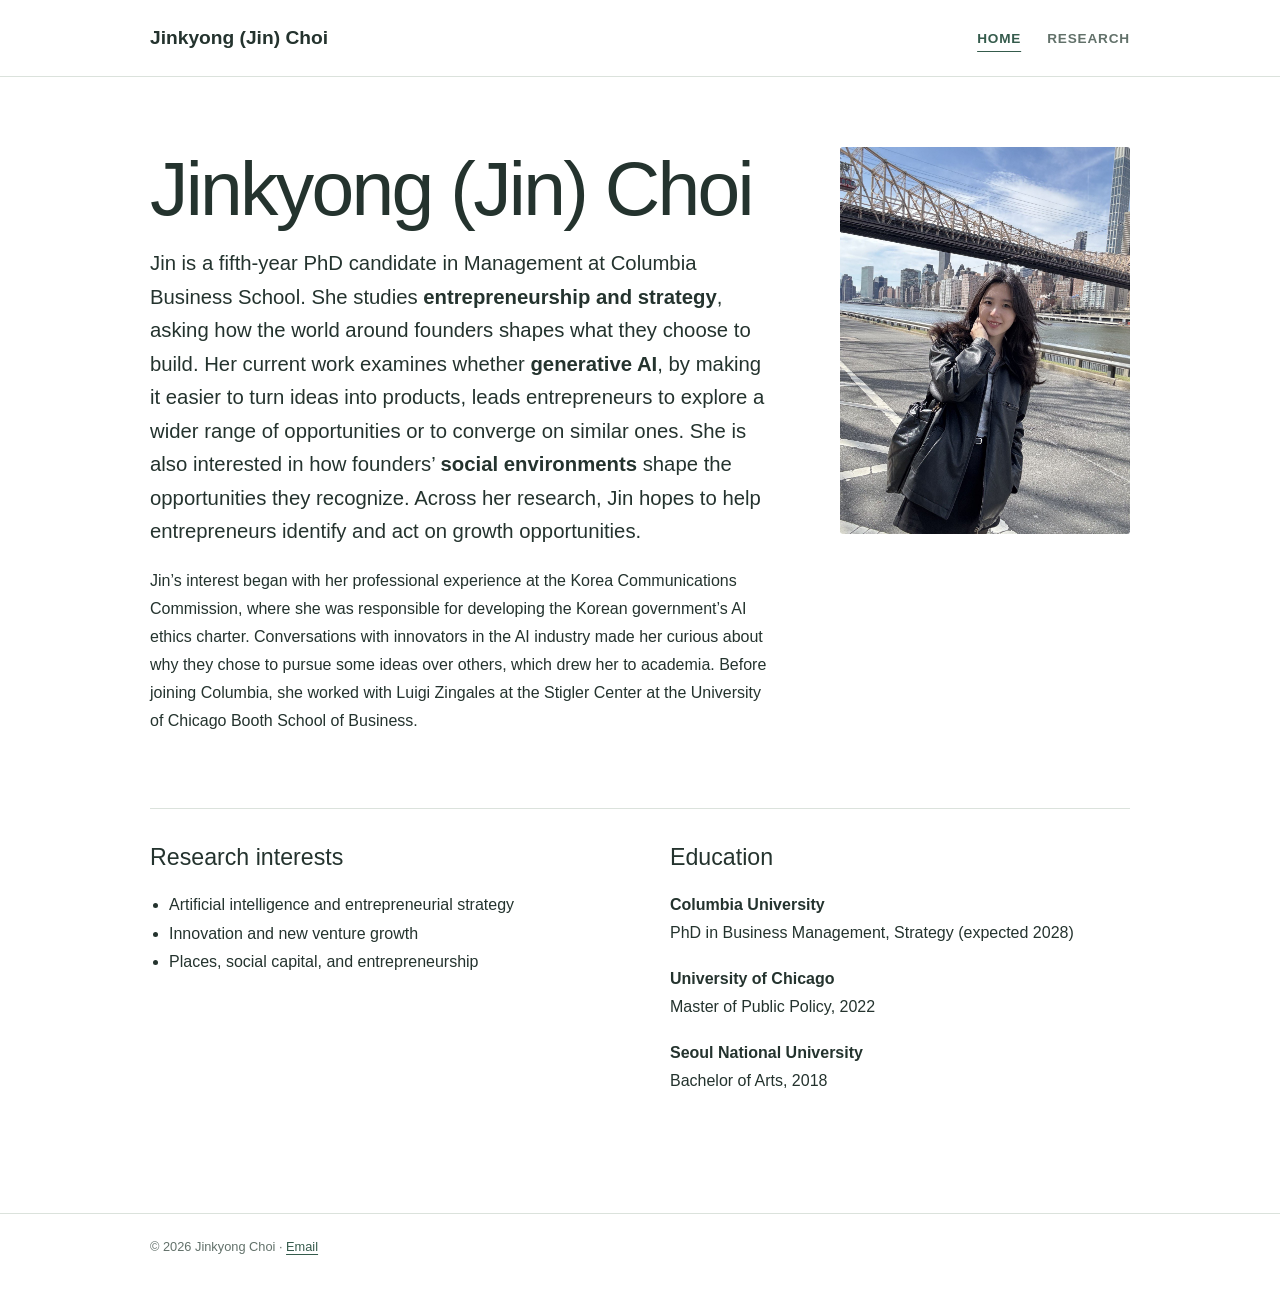
<file: index.html>
<!doctype html><html lang="en"><head><meta charset="utf-8"><meta name="viewport" content="width=device-width, initial-scale=1"><meta name="description" content="Jinkyong (Jin) Choi is a PhD candidate in strategy at Columbia Business School studying AI, entrepreneurship, and innovation."><title>Jinkyong (Jin) Choi</title><link rel="stylesheet" href="styles.css"></head><body><header><div class="wrap nav"><a class="brand" href="index.html">Jinkyong (Jin) Choi</a><nav aria-label="Main navigation"><a href="index.html" aria-current="page">Home</a><a href="research.html">Research</a></nav></div></header><main class="wrap"><div class="hero"><div><h1>Jinkyong (Jin) Choi</h1><p class="lede">Jin is a fifth-year PhD candidate in Management at Columbia Business School. She studies <strong>entrepreneurship and strategy</strong>, asking how the world around founders shapes what they choose to build. Her current work examines whether <strong>generative AI</strong>, by making it easier to turn ideas into products, leads entrepreneurs to explore a wider range of opportunities or to converge on similar ones. She is also interested in how founders’ <strong>social environments</strong> shape the opportunities they recognize. Across her research, Jin hopes to help entrepreneurs identify and act on growth opportunities.</p><p>Jin’s interest began with her professional experience at the Korea Communications Commission, where she was responsible for developing the Korean government’s AI ethics charter. Conversations with innovators in the AI industry made her curious about why they chose to pursue some ideas over others, which drew her to academia. Before joining Columbia, she worked with Luigi Zingales at the Stigler Center at the University of Chicago Booth School of Business.</p></div><img src="jin.jpg" alt="Portrait of Jin Choi" width="290" height="387"></div><div class="sections"><section><h2>Research interests</h2><ul><li>Artificial intelligence and entrepreneurial strategy</li><li>Innovation and new venture growth</li><li>Places, social capital, and entrepreneurship</li></ul></section><section><h2>Education</h2><p><strong>Columbia University</strong><br>PhD in Business Management, Strategy (expected 2028)</p><p><strong>University of Chicago</strong><br>Master of Public Policy, 2022</p><p><strong>Seoul National University</strong><br>Bachelor of Arts, 2018</p></section></div></main><footer><div class="wrap">© 2026 Jinkyong Choi · <a href="mailto:jc5901@columbia.edu">Email</a></div></footer></body></html>
</file>
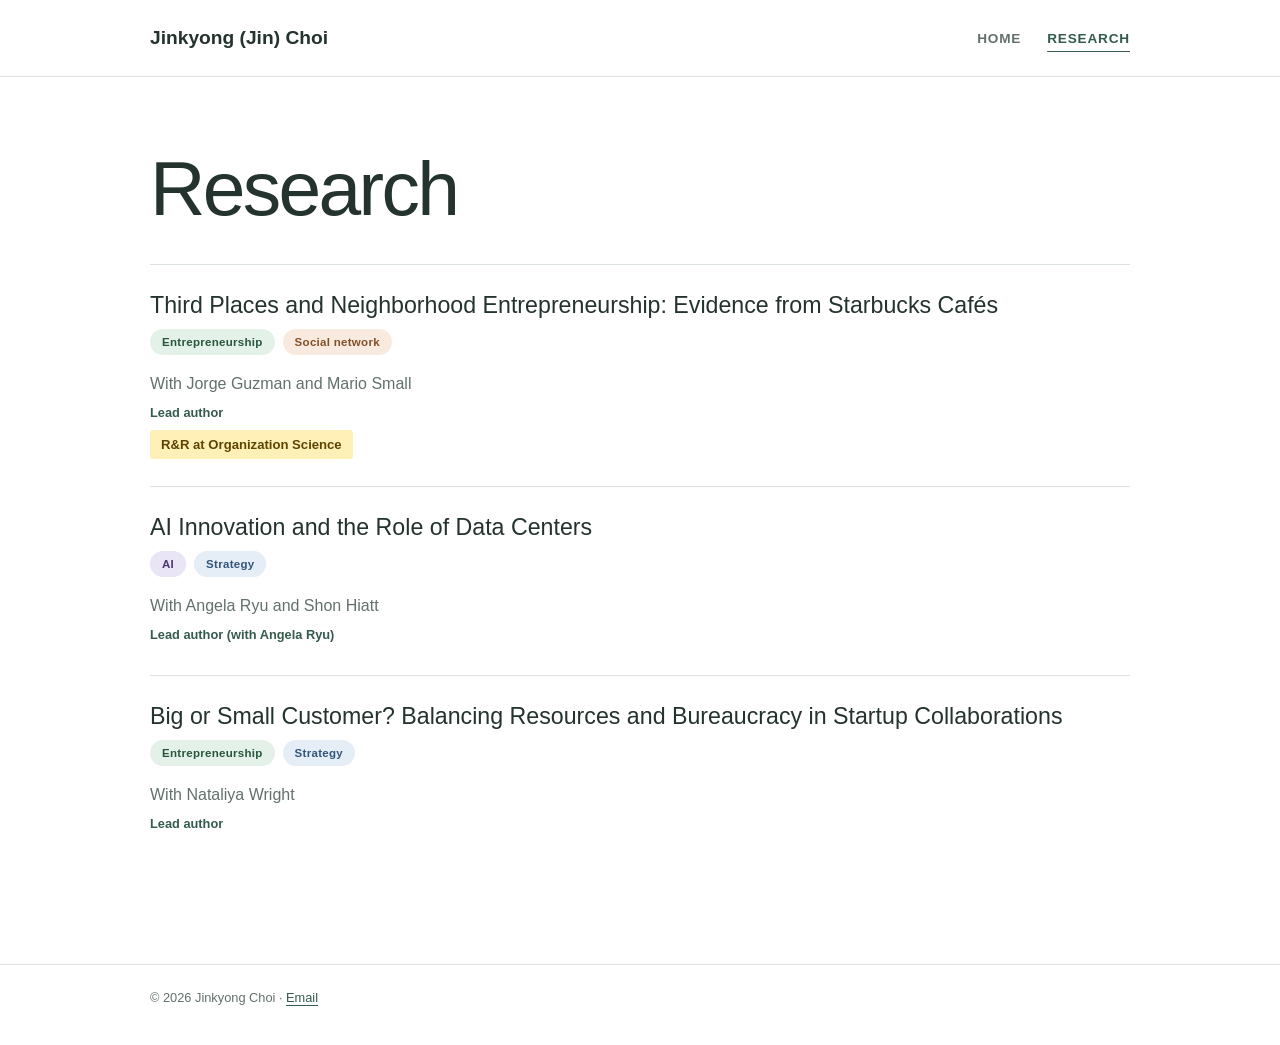
<file: research.html>
<!doctype html>
<html lang="en">
<head>
  <meta charset="utf-8">
  <meta name="viewport" content="width=device-width, initial-scale=1">
  <meta name="description" content="Research by Jinkyong (Jin) Choi on AI, entrepreneurship, strategy, and social networks.">
  <title>Research · Jinkyong (Jin) Choi</title>
  <link rel="stylesheet" href="styles.css">
</head>
<body>
  <header><div class="wrap nav"><a class="brand" href="index.html">Jinkyong (Jin) Choi</a><nav aria-label="Main navigation"><a href="index.html">Home</a><a href="research.html" aria-current="page">Research</a></nav></div></header>
  <main class="wrap">
    <h1>Research</h1>
    <article class="paper">
      <h2>Third Places and Neighborhood Entrepreneurship: Evidence from Starbucks Cafés</h2>
      <div class="keywords" aria-label="Keywords"><span class="keyword entrepreneurship">Entrepreneurship</span><span class="keyword social-network">Social network</span></div>
      <p class="authors">With Jorge Guzman and Mario Small</p>
      <p class="status">Lead author</p>
      <p class="rr">R&amp;R at Organization Science</p>
    </article>
    <article class="paper">
      <h2>AI Innovation and the Role of Data Centers</h2>
      <div class="keywords" aria-label="Keywords"><span class="keyword ai">AI</span><span class="keyword strategy">Strategy</span></div>
      <p class="authors">With Angela Ryu and Shon Hiatt</p>
      <p class="status">Lead author (with Angela Ryu)</p>
    </article>
    <article class="paper">
      <h2>Big or Small Customer? Balancing Resources and Bureaucracy in Startup Collaborations</h2>
      <div class="keywords" aria-label="Keywords"><span class="keyword entrepreneurship">Entrepreneurship</span><span class="keyword strategy">Strategy</span></div>
      <p class="authors">With Nataliya Wright</p>
      <p class="status">Lead author</p>
    </article>
  </main>
  <footer><div class="wrap">© 2026 Jinkyong Choi · <a href="mailto:jc5901@columbia.edu">Email</a></div></footer>
</body>
</html>
</file>
<file: styles.css>
:root{color-scheme:light;--ink:#24332e;--muted:#62716a;--accent:#355b4c;--line:#dbe2dc;--paper:#fff}*{box-sizing:border-box}html{font-family:Arial,Helvetica,sans-serif;background:var(--paper);color:var(--ink)}body{margin:0}a{color:var(--accent);text-underline-offset:3px}a:hover{color:#203e32}.wrap{width:min(100% - 48px,980px);margin:auto}header{border-bottom:1px solid var(--line)}.nav{min-height:76px;display:flex;align-items:center;justify-content:space-between;gap:24px}.brand{text-decoration:none;color:var(--ink);font-size:1.2rem;font-weight:700}nav{display:flex;gap:26px}nav a{text-decoration:none;color:var(--muted);font:600 .85rem Arial,Helvetica,sans-serif;letter-spacing:.06em;text-transform:uppercase}nav a[aria-current=page]{color:var(--accent);text-decoration:underline;text-underline-offset:8px}main{padding:70px 0 100px}h1{font-size:clamp(2.6rem,6vw,4.8rem);line-height:1.07;margin:0 0 18px;font-weight:400;letter-spacing:-.035em}h2{font-size:1.45rem;font-weight:400;margin:0 0 20px}h3{font-size:1.13rem;margin:0 0 8px}p{line-height:1.75;margin:0 0 18px}.eyebrow,.meta{font:600 .76rem Arial,Helvetica,sans-serif;letter-spacing:.1em;text-transform:uppercase;color:var(--muted)}.eyebrow{margin-bottom:20px}.hero{display:grid;grid-template-columns:minmax(0,1fr) 290px;gap:70px;align-items:start}.hero img{width:100%;height:auto;aspect-ratio:3/4;object-fit:cover;object-position:center 38%;border-radius:3px}.lede{font-size:1.27rem;line-height:1.65;max-width:620px}.sections{border-top:1px solid var(--line);margin-top:55px;padding-top:35px;display:grid;grid-template-columns:1fr 1fr;gap:60px}.sections ul{padding-left:19px;line-height:1.8;margin:0}.section-intro{max-width:680px;color:var(--muted)}.paper{padding:27px 0;border-top:1px solid var(--line)}.paper:first-of-type{margin-top:35px}.paper h2{margin:8px 0 10px}.paper p{max-width:700px}.paper .authors{color:var(--muted);margin-bottom:7px}.paper .status{font:600 .8rem Arial,Helvetica,sans-serif;color:var(--accent)}.cv-panel{border-top:1px solid var(--line);padding-top:32px;max-width:720px}.button{display:inline-block;background:var(--accent);color:#fff;text-decoration:none;padding:13px 19px;font:600 .85rem Arial,Helvetica,sans-serif;border-radius:2px}.button:hover{background:#203e32;color:#fff}footer{border-top:1px solid var(--line);padding:25px 0 40px;color:var(--muted);font: .8rem Arial,Helvetica,sans-serif}a:focus-visible{outline:3px solid #b48b45;outline-offset:4px}@media(max-width:700px){.wrap{width:min(100% - 36px,980px)}.nav{min-height:68px}.brand{font-size:1rem}nav{gap:14px}nav a{font-size:.7rem}main{padding:46px 0 70px}.hero{grid-template-columns:1fr;gap:28px}.hero img{width:min(100%,300px);grid-row:1}.sections{grid-template-columns:1fr;gap:35px}}

.keywords{display:flex;flex-wrap:wrap;gap:8px;margin:0 0 15px}.keyword{display:inline-block;border-radius:999px;padding:7px 12px;font:600 .72rem Arial,Helvetica,sans-serif;letter-spacing:.025em}.keyword.ai{background:#e9e5f7;color:#493a75}.keyword.entrepreneurship{background:#e4f1e8;color:#28563d}.keyword.strategy{background:#e5edf7;color:#315479}.keyword.social-network{background:#f9eadf;color:#815028}.paper .rr{display:inline-block;background:#fff0b8;color:#5d4500;padding:7px 11px;border-radius:3px;font:700 .82rem Arial,Helvetica,sans-serif;margin:4px 0 0}.paper .status{margin-bottom:6px}.paper h2{margin-top:0}
</file>
